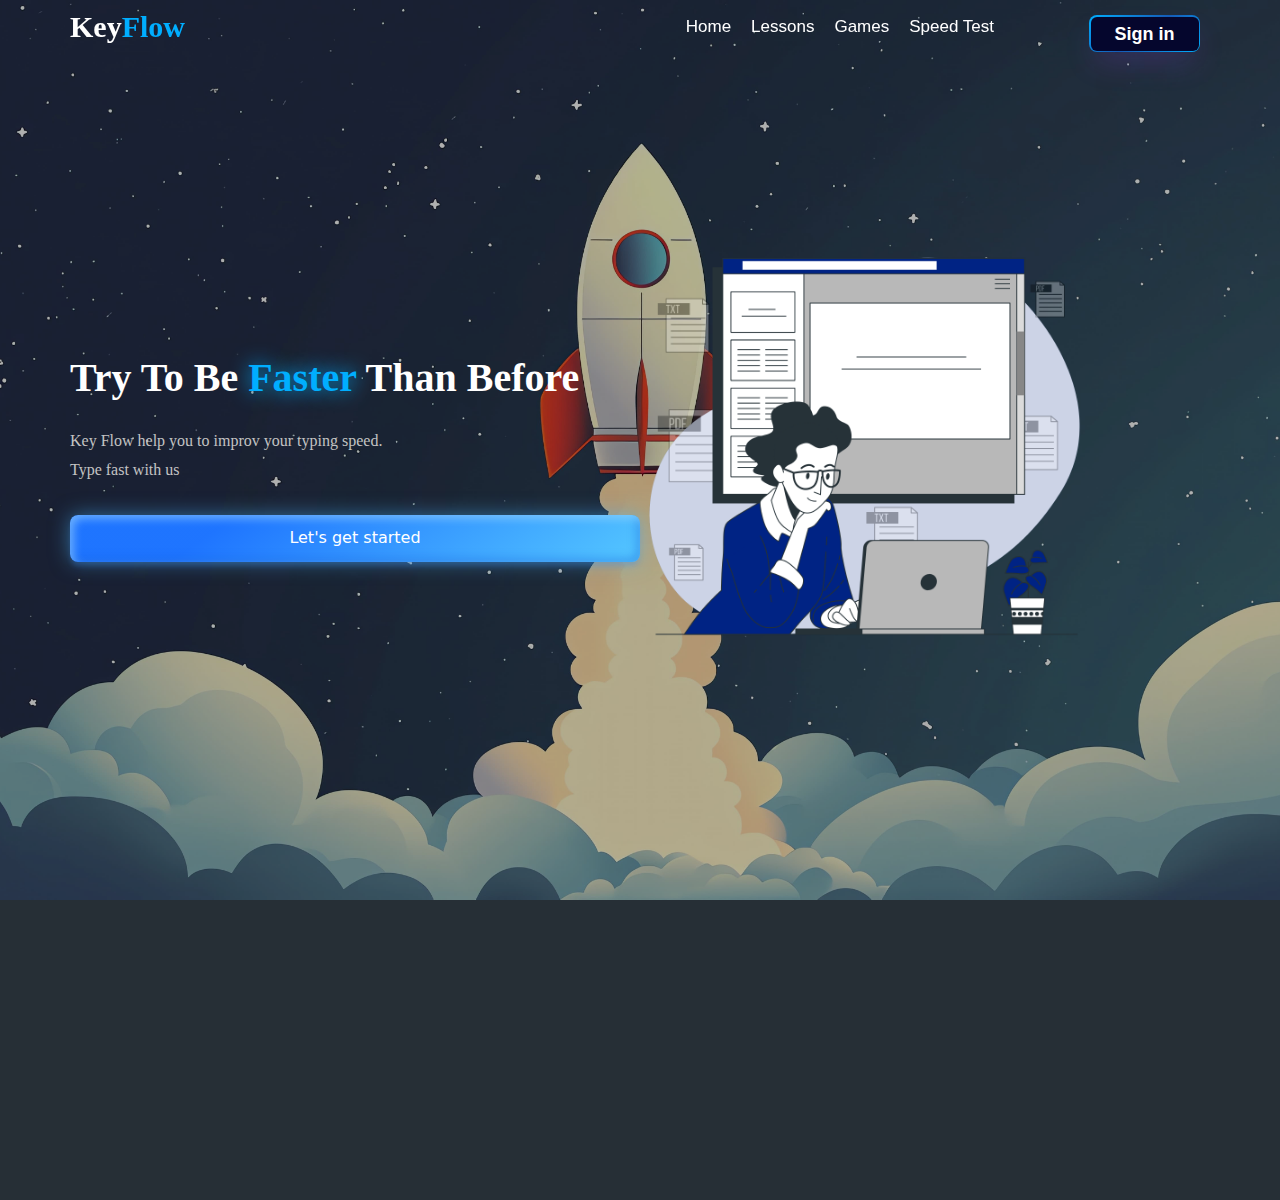
<file: index.html>
<!DOCTYPE html>
<html lang="en">
<head>
    <meta charset="UTF-8">
    <meta name="viewport" content="width=device-width, initial-scale=1.0">
    <title>KeyFlow</title>
    <!-- Render All Elements Normally -->
    <link rel="stylesheet" href="css/normalize.css">
    <!-- Font Awesome Library -->
    <link rel="stylesheet" href="css/index.style.css">
    <!-- Main Template CSS File -->
    <link rel="stylesheet" href="css/all.min.css">
    <!-- Google Fonts -->
    <link rel="preconnect" href="https://fonts.gstatic.com">
    <link rel="stylesheet" href="https://fonts.googleapis.com/css2?family=Open+Sans:wgh@400;700&display=swap">
</head>
<body>
    <!-- start header -->
    <div class="header" id="header"></div>
    <!-- end header -->
    <!-- start landing -->
    <div class="landing">
        <div class="container">
            <div class="info">
                <h1 class="title">
                    Try To Be <span>Faster</span> Than Before
                </h1>
                <p class="text">
                    Key Flow help you to improv your typing speed.<br/>
                    Type fast with us
                </p>
                <a class="start-btn" href="/pages/lesson.html">Let's get started</a>
            </div>
            <div class="holder">
                <img src="img/Online document-bro.png" alt="pic">
            </div>
        </div>
    </div>
    <!-- end landing -->
    <!-- start footer -->
    <div class="footer" id="footer"></div>
    <!-- end header -->
    <script src="js/main.js"></script>
</body>
</html>
</file>
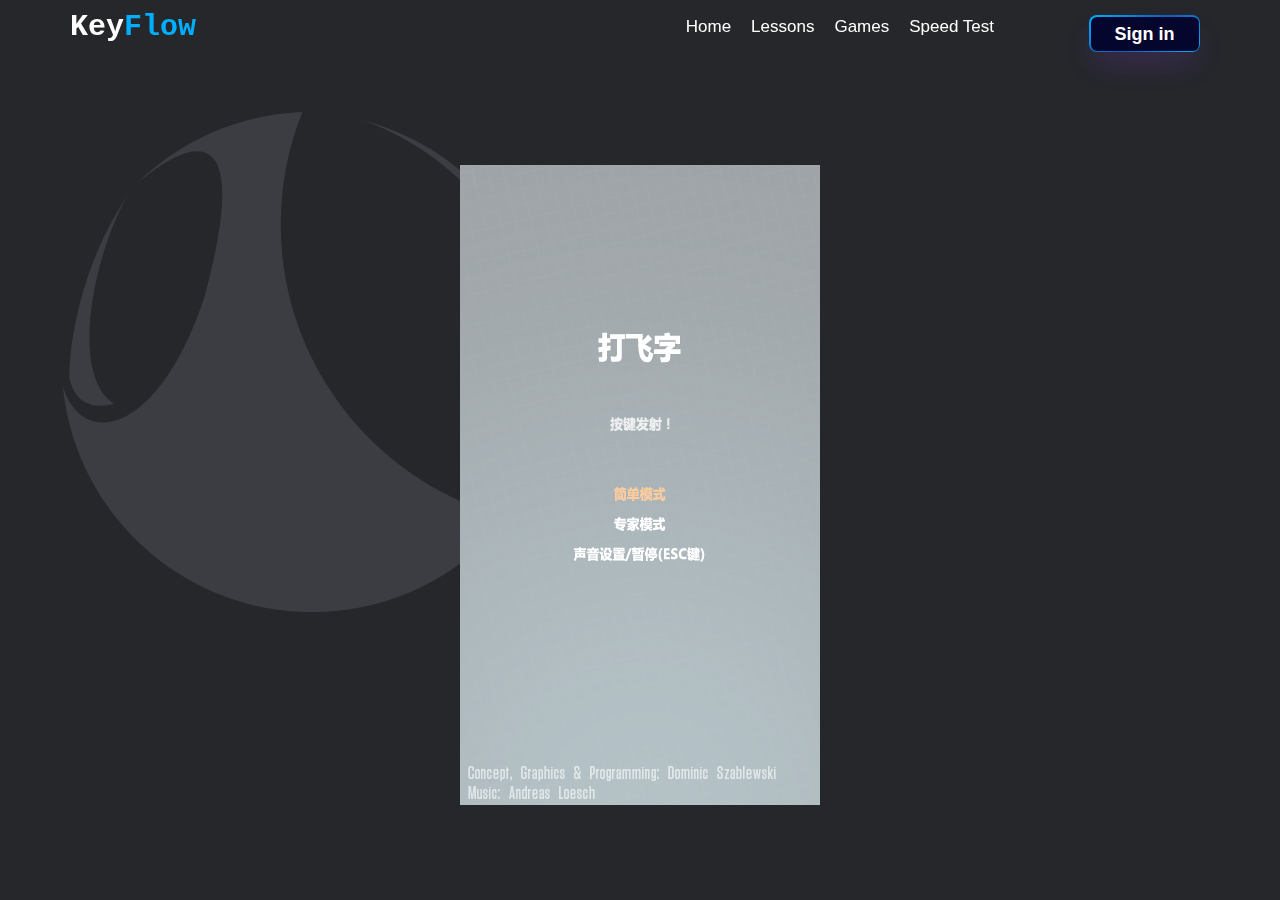
<file: pages/ZType/index.html>
<!DOCTYPE html>
<html xmlns="http://www.w3.org/1999/xhtml">
<head>
<meta http-equiv="Content-Type" content="text/html; charset=utf-8" />
<title>KeyFlow</title>
<link rel="icon" href="../../logo/icon_logo.ico" type="image/x-icon">
<link rel="stylesheet" href="../../css/index.style.css">
<style type="text/css">
html,body{background-color:#25272b;background-image:url(phobos.png);background-position:54px 105px;background-attachment:fixed;background-repeat:no-repeat;color:#fff;font-family:helvetica,arial,sans-serif;margin:0;padding:0;font-size:12pt}
a:not(.header a){color:#06c}
img{border:0}
canvas {
	margin-top: 35px;
}
h3{ text-align:center}
#canvas{border:1pxsolid #555;position:absolute;left:0;top:0;width:360px;height:640px;background-color:#000}
#game{position:absolute;left:0;right:0;top:0;bottom:0;margin:auto;width:360px;height:640px}
#nocanvas{width:360px;margin:150px auto}

#ad{width:160px;height:600px;position:absolute;left:32px;top:0;bottom:0;margin:auto}
#overlay{position:absolute;left:0;right:0;top:0;bottom:0;background-color:#222;background-color:rgba(0,0,0,0.8);text-align:center}
</style>


<script type="text/javascript" src="ztype-1.js"></script>
<script type="text/javascript">
window.initGame=function(){
	document.getElementById('ad').style.display='block';
	var overlay=document.getElementById('overlay');
	if(overlay){
		overlay.style.display='none';
	}
	ig.module('start').requires('game.main').defines(function(){
		ZType.startGame();
	});
	return false;
}
</script>

</head>
<body>
<div class="header" id="header" style="font-family: courier"></div>
<div id="ad" style="display: block;"></div>

<div id="game" > 

	<canvas style="cursor: auto;" height="100vh" width="100%" id="canvas">
	<div id="nocanvas"> 想玩这款游戏？你需要有个不错的浏览器.</div>
	</canvas>

</div>
</div>
<script type="text/javascript">window.initGame();</script>
<script src="../../js/main.js">
	
</script>
<script>
	createHeader('../../', '../', '', '../');
</script>
</body>
</html>
</file>
<file: css/index.style.css>
/* Start Variables */
:root {
    --main-color: hsl(199, 100%, 50%);
    --shadow-color: rgba(24,
        68,
        191, 0.5);
    --secondary-color: hsl(199, 100%, 50%) /*#0a6bf9*/;
    --third-color: rgb(58, 95, 196);
    --main-transition: .3s;

}

/* End Variables */
/* Start Global Rules */

* {
    -webkit-box-sizing: border-box;
    -moz-box-sizing: border-box;
    box-sizing: border-box;
    padding: 0;
    margin: 0;
}

html {
    scroll-behavior: smooth;
    scrollbar-width: none;
}

body {
    font-family: "Droid Sans Mono";
    /* scrollbar-width: none; */
}

ul {
    list-style: none;
}
a {
    text-decoration: none;
    color: white;
    margin: 0 10px;
    text-align: center;
    align-self: center;
}

.container {
    padding-left: 15px;
    padding-right: 15px;
    margin-left: auto;
    margin-right: auto;
}

/* Small */
@media (min-width: 768px) {
    .container {
        width: 100%;
    }
}

/* Medium */
@media (min-width: 992px) {
    .container {
        width: 970px;
    }
}

/* Large */
@media (min-width: 1200px) {
    .container {
        width: 1170px;
    }
}

/* End Global Rules */
/* Start Header */
.header {
    background-color: transparent;
    z-index: 1000;
    width:100%;
    position: fixed;
    z-index: 123124124;
}
.header .show,
.header .disappear {
    transition: var(--main-transition);
}
.header .show {
    transform: translateY(0px);
}
.header .disappear {
    transform: translateY(-70px);
}
.header .div:first-child {
    position: relative;
}
/* .header .blur {
    position: absolute;
    top: 0;
    left: 0;
    height: 100%;
    width: 100%;
    background-color: rgba(0, 0, 0, 0.5);
    filter: blur(10px);
    z-index: -1;
} */
.header .container {
    display: flex;
    justify-content: space-between;
    flex-direction: row;
    z-index: 11110;
}
.header .container i{
    font-size: 25px;
    color: white;
    display: none;
}
.header.dark .container i{
    font-size: 25px;
    color: #3e3e3e;
    display: none;
}
.header .container .toggle {
    display: flex;
    align-items: center;
    padding: 15px 0;
}
@media (max-width: 991px){
    .header .container .toggle i {
        display: block;
    }
}
.header .container .logo {
    color: white;
    display: flex;
    align-items: center;
    padding: 10px 0;
    font-size: 20px;
}
@media (max-width: 767px) {
    .header .container .logo {
        font-size: 15px;
    }
}
.header .container .logo span {
    color: var(--secondary-color);
}
.header .container .nav {
    display: flex;
    flex-direction: row;
    position: relative;
}
.header .container .nav ul {
    display: flex;
    flex-direction: row;
    margin: 0 75px;
}
.header .container .nav ul li,
.header .container .nav a.sign, 
.header .container .toggle{
    display: flex;
    align-items: center;
    position: relative;
    cursor: pointer;
    font-size: 17px;
    font-family: sans-serif;
}
.header .container .nav ul li::before{
    content: '';
    position: absolute;
    bottom: 3px;
    left: 50%;
    transform: translateX(-50%);
    height: 2px;
    width: 0;
    background-color: var(--third-color);
    transition: var(--main-transition);
}
.header .container .nav ul li:hover::before {
    width: 100%;
}
/* .header .container .nav .sign a {
    padding: 10px 20px;
    margin: 5px 0 5px 20px;
    border: 1px solid white;
    position: relative;
    z-index: 3;
} */
.header .menu {
    display: none;
    flex-direction: column;
    align-items: center;
    justify-content: center;
    text-align: center;
    width: 100%;
    height: 0;
    overflow: hidden;
    background-color: #36334ea0;
}
.header .menu.active{
    height: 100%;
}
.header .menu ul li {
    padding: 25px 0px
}
.header .menu ul a.sign,
.header .container .nav a.sign {
    align-items: center;
    background-image: linear-gradient(144deg, var(--secondary-color), rgb(21, 92, 184) 50%, var(--secondary-color));
    border: 0;
    border-radius: 8px;
    box-shadow: rgba(151, 65, 252, 0.2) 0 15px 30px -5px;
    box-sizing: border-box;
    color: #FFFFFF;
    display: flex;
    /* font-family: Phantomsans, sans-serif; */
    font-size: 18px;
    justify-content: center;
    font-family: sans-serif;
    font-weight: bold;
    line-height: 1em;
    max-width: 100%;
    min-width: 100px;
    height: 37px;
    padding: 1.5px;
    text-decoration: none;
    user-select: none;
    -webkit-user-select: none;
    touch-action: manipulation;
    white-space: nowrap;
    cursor: pointer;
    transition: all .3s;
    margin-top: 15px;
}

.header .menu ul a.sign:active,
.header .menu ul a.sign:hover,
.header .container .nav a.sign:active,
.header .container .nav a.sign:hover {
    outline: 0;
}

.header .menu ul a.sign span,
.header .container .nav a.sign span {
    background-color: rgb(5, 6, 45);
    padding: 16px 24px;
    border-radius: 6px;
    display: flex;
    align-items: center;
    width: 100%;
    height: 100%;
    transition: 300ms;
}

.header .menu ul a.sign:hover span ,
.header .container .nav .sign:hover span{
    background: none;
}

.header .menu ul a.sign:active,
.header .container .nav a.sign:active {
    transform: scale(0.9);
}

/* .header .menu ul a.sign {
    padding: 10px 20px;
    margin: 20px 0 5px;
    border: 1px solid white;
    position: relative;
}
.header a.sign:hover {
    border-style: none;
}
.header a.sign::after{
    content: '';
    position: absolute;
    top: 0;
    left: 0;
    height: 100%;
    width: 0;
    background-color: var(--main-color);
    z-index: -1;
    transition: var(--main-transition);
}
.header a.sign:hover::after {
    width: 100%;
} */
@media (max-width: 991px){
    .header .container .nav ul {
        display: none;
    }
    .header .container .nav a.sign {
        display: none;
    }
    .header .menu{
        display: flex;
    }
}
/* End Header */

/* start landing */
.landing {
    height: 100vh;
    background-image: url('../img/rocket-space-concept-success-ai-generated.jpg');
    background-size: cover;
    background-position: center top;
    position: relative;
    z-index: 1;
    overflow: hidden;
}
.landing::before {
    content: '';
    position: absolute;
    top: 0;
    left :0; 
    width: 100%;
    height: 100%;
    background-color: rgba(0, 0, 0, 0.3);
    z-index: 2;
}
.landing .clouds {
    position: absolute;
    bottom: 0;
    left: 0;
    width: 100%;
    z-index: 10;
    background-repeat: repeat-y;
    height: 120px;
}
.landing .clouds.one {
    background-image: url('../img/clouds2.png');
}
.landing .clouds.two {
    background-image: url('../img/clouds1.png');
    bottom: 10px;
}
.landing .clouds.three{
    background-image: url('../img/clouds3.png');
    bottom: 30px;
}

.landing .container {
    display: flex;
    justify-content: left;
    align-items: center;
    height: 100%;
    color: white;
}
.landing .container .info {
    display: flex;
    flex-direction: column;
    justify-content: space-around;
    width: 50%;
    z-index: 30;
}
.landing .info .title {
    font-size: 40px;
    flex: 1;
}
.landing .info .title span {
    color: var(--secondary-color);
    text-shadow: 0 0 20px var(--secondary-color);
    margin-bottom: 15px;
}
.landing .info .text {
    color: #c3c3c3;
    line-height:  1.8;
    margin: 0 0 20px;
}
.landing .info .start-btn {
    margin: 10px 0;
    padding: 15px 10px;
    width: 80%;
    justify-self: center;
    background-color: var(--main-color);
    color: white;
    border: 1px solid white;
    border-radius: 4px;
    width: 100%;
}
.landing .info .start-btn {
    --clr-font-main: hsla(0 0% 20% / 100);
    --btn-bg-1: hsla(194 100% 69% / 1);
    --btn-bg-2: hsla(217 100% 56% / 1);
    --btn-bg-color: hsla(360 100% 100% / 1);
    --radii: 0.5em;
    cursor: pointer;
    padding: 0.9em 1.4em;
    min-width: 120px;
    min-height: 44px;
    font-size: var(--size, 1rem);
    font-family: "Segoe UI", system-ui, sans-serif;
    font-weight: 500;
    transition: 0.8s;
    background-size: 280% auto;
    background-image: linear-gradient(325deg, var(--btn-bg-2) 0%, var(--btn-bg-1) 55%, var(--btn-bg-2) 90%);
    border: none;
    border-radius: var(--radii);
    color: var(--btn-bg-color);
    box-shadow: 0px 0px 20px rgba(71, 184, 255, 0.5), 0px 5px 5px -1px rgba(58, 125, 233, 0.25), inset 4px 4px 8px rgba(175, 230, 255, 0.5), inset -4px -4px 8px rgba(19, 95, 216, 0.35);
}

.landing .info .start-btn:hover {
    background-position: right top;
}

.landing .info .start-btn:is(:focus, :focus-visible, :active) {
    outline: none;
    box-shadow: 0 0 0 3px var(--btn-bg-color), 0 0 0 6px var(--btn-bg-2);
}

@media (prefers-reduced-motion: reduce) {
    .landing .info .start-btn {
        transition: linear;
    }
}

@media (max-width: 991px){
    .landing .info .title {
        font-size: 35px;
    }
    .landing .container .info {
        flex-basis: 100%;
        text-align: center;
        align-items: center;
    }
}
@media (max-width: 767px){

    .landing .info .title {
        font-size: 25px;
    }
}
.landing .container .holder {
    flex: 1;
    max-width: 450px;
    z-index: 123;
    animation: imgMotion 4s ease-in-out infinite;
}
.landing .container .holder img {
    max-width: 100%;
}
@keyframes imgMotion {
    0% {
        margin-top: -20px;
    }
    50% {
        margin-top: 20px;
    }
    100% {
        margin-top: -20px;
    }
}
@media (max-width: 991px){
    .landing .container .holder img {
        display: none;
    }
}
/* end landing */


/* HTML: <div class="loader"></div> */
.loading-screen {
    position: absolute;
    width: 100%;
    height: 100%;
    background-color: #141319;
    display: flex;
    justify-content: center;
    align-items: center;
    z-index: 12023522395789120;
    display: none;
}
.loading-screen.active {
    display: flex;
}
.loader {
    width: 50px;
    aspect-ratio: 1;
    display: grid;
}

.loader::before,
.loader::after {
    content: "";
    grid-area: 1/1;
    --c: no-repeat radial-gradient(farthest-side, #25b09b 92%, #0000);
    background:
        var(--c) 50% 0,
        var(--c) 50% 100%,
        var(--c) 100% 50%,
        var(--c) 0 50%;
    background-size: 12px 12px;
    animation: l12 1s infinite;
}

.loader::before {
    margin: 4px;
    filter: hue-rotate(45deg);
    background-size: 8px 8px;
    animation-timing-function: linear
}

@keyframes l12 {
    100% {
        transform: rotate(.5turn)
    }
}

/* Start about page */
.container .row {
    margin-top: 80px;
    display: grid;
    grid-template-columns: 1fr 1fr;
    grid-gap: 50px;
    font-family: "Work sans",
        "Helvetica Neue",
        Helvetica,
        Arial,
        sans-serif;
    padding-bottom: 100px;
}
.about .container .row img {
    grid-area: 1/1;
    width: 500px;
    border-radius:10px 10px 0 0 ;
    box-shadow: 0px -3px 20px 0px rgb(52 52 52);
}

.about .container .row .info .title {
    letter-spacing: .15em;
    color: #BEC8CE;
    text-transform: uppercase;
    margin-bottom: 5px;
    font-size: 13px;
}
.about .container .row .info .hent {
    letter-spacing: -.02em;
    font-family: "Work sans", "Helvetica Neue", Helvetica, Arial, sans-serif;
    font-weight: 500;
    line-height: 1.2;
    color: #2D3238;
    margin-bottom: 30px;
    font-size: 28px;
}
.about .container .row .info .text {
    letter-spacing: -.02em;
    font-weight: 300;
    color: #6C6F73;
    margin: 0 0 10.5px;
    margin-bottom: 50px !important;
    font-size: 15px;
    line-height: 1.4;
}
@media (max-width: 767px) {
    .about .container .row .info .text {
        font-size: 12px;
    }
    .about .container .row .info .hent{
        font-size: 22px;
    }
    .about .container .row .info .getStarted{
        font-size: 12px;
    }
}
@media (max-width: 991px) {
    .about .container .info{
        display: flex;
        flex-direction: column;
        justify-content: center;
        align-items: center;
        text-align: center;
    }
    .about .container .row .img {
            display: none;
    }
    .about .container .row{
        display: flex;
        justify-content: center;
        align-items: center;
    }
}
.about .container .row .info .getStarted {
    padding: 10px;
    color: white; 
    background-color: #2595FF;
    border-radius: 6px;
    font-size: 14;
    font-weight: 500;
}
.about .container .getStarted:hover {
    background-color: #1c83e3;
}
/* End about page */

.stats {
    height: 100px;
    background-color: #084f8e;
    color: white;
    display: flex;
    justify-content: center;
    align-items: center;
    text-align: center;
    font-family: "Work sans", "Helvetica Neue", Helvetica, Arial, sans-serif;
    font-weight: 500;
    letter-spacing: 1.9;  
    font-size: 20;
    line-height: 1.4;
    box-shadow: 0 0 30px rgba(0, 0, 0, .5);
    margin-top: 15px;

}
/* @media (max-width: 767px) {
    .stats p{
        font-size: 16px;
    }
} */
.stats.two {
    margin-top: -131px;
}

.stats2 {
    background-color: #f4f5f6;
}
.stats2 .row {
    padding-top: 100px;
    margin-top: 0;
}
.stats2 .row h3 {
    margin-top: 21px;
    margin-bottom: 10.5px;
    font-size: 28px;
    font-family: "Work sans", "Helvetica Neue", Helvetica, Arial, sans-serif;
    font-weight: 500;
    line-height: 1.2;
    color: #2D3238;
}
.stats2 .row p {
    margin: 0 0 10.5px;
    font-weight: 300;
    letter-spacing: -.02em;
    font-family: "Work sans", "Helvetica Neue", Helvetica, Arial, sans-serif;
    font-size: 15px;
    line-height: 1.4;
    color: #6c6f73
}

.about .row .info {
    position: relative;
    margin-top: 50px;
}
.about .row .indicator {
    position: absolute;
    top: 40px;
    left: 0;
    width: 600px;
    height: 1px;
    background-color: black;
    z-index: 4;
}
.about .row .indicator::after {
    content: '';
    background-color: white;
    position: absolute;
    right: -160px;
    top: 75px;
    height: 1px;
    width: 200px;
    transform: translateX(55px);
    /* transform: translateY(100px); */
    transform: rotate(50deg);
}
@media (max-width: 991px) {
    .about .row .indicator {
        display: none;
    }
}
.about .row .info .card {
    display: flex;
    flex-direction: row;
    gap: 20px;
    justify-content: center;
    align-items: center;
} 
.about .row .info .card  .text {
    margin-top: 40px
}
.about .row .info .card img.img2 {
    box-shadow: none;
    border-radius: 0;
    width: 70px;
    height: 70px;

}

#footer {
    display: flex;
    flex-direction: row;
    padding: 150px;
    gap: 200px;
    justify-content: center;  
    font-family: "Work sans",
        "Helvetica Neue",
        Helvetica,
        Arial,
        sans-serif;
    font-size: 16px;
    line-height: 1.7;
    color: rgba(255, 255, 255, 0.7);
    background-color: #262f36;
    font-weight: 100;
}
@media (max-width: 991px) {
    #footer {
        flex-direction: column;
        align-items: center;
        text-align: center;
        gap: 50px;
        padding: 15px;
    }
}
#footer .col h5{
    letter-spacing: 2px;
    line-height: 1.8;
    color: white;
    text-transform: uppercase;
}
#footer .col{
    width: 40%;
}
.col p {
    margin: 15px;
}
.col p span {
    color: white;
}
@media (max-width: 767px) {
    .stats2 .row {
        display: flex;
        flex-direction: column;
        justify-content: center;
        align-items: center;
    }

    .stats2 .row h3 {
        font-size: 22px;
        text-align: center;
    }

    .stats2 .row p {
        font-size: 12px;
        text-align: center;
    }
}
/* @media (min-width: 768px) {
    .stats.two {
        font-size: 12px;
        text-align: center;
    }
    .stats {
        font-size: 12px;
        text-align: center;
    }
} */
</file>
